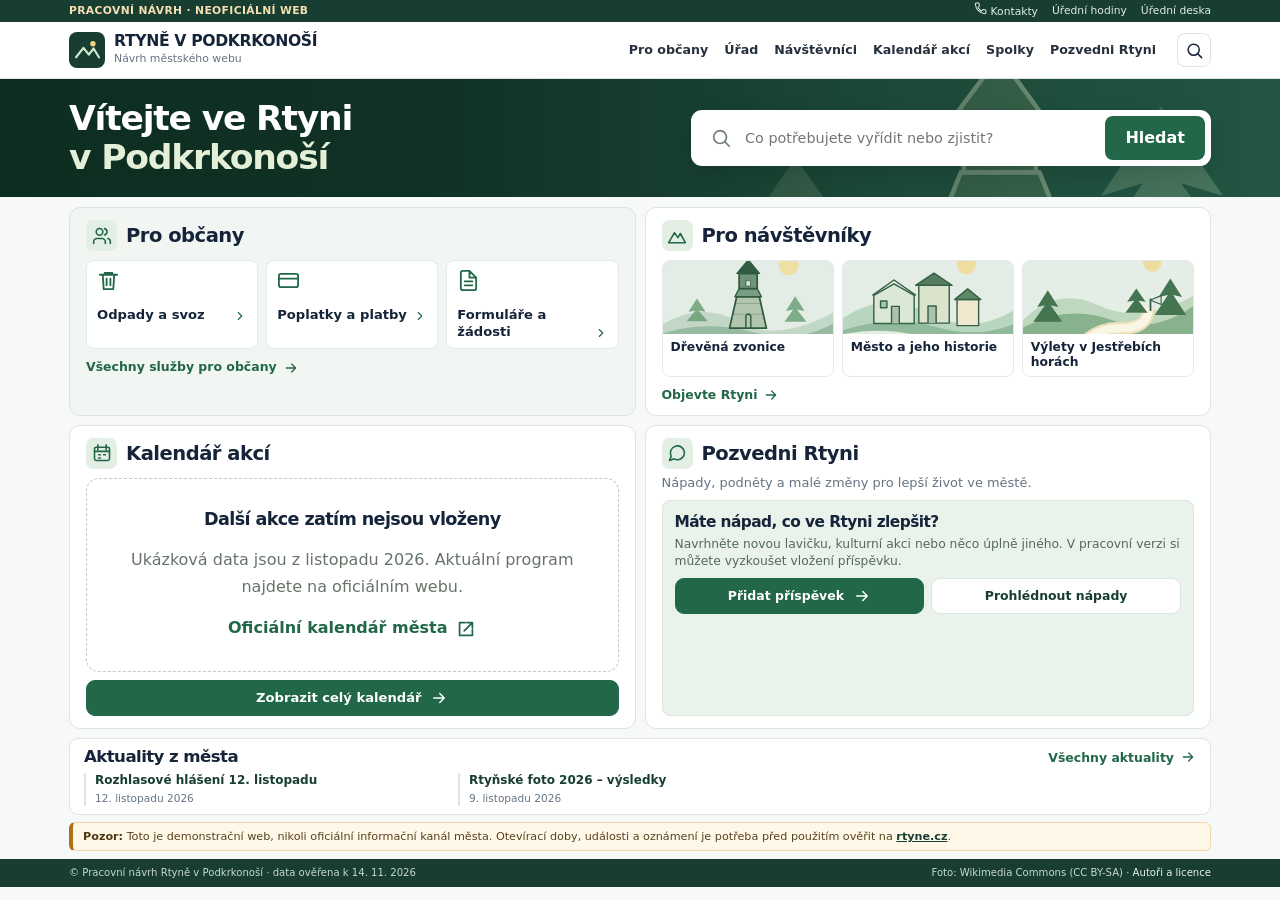
<file: index.html>
<!doctype html>
<html lang="cs">
<head>
  <meta charset="utf-8">
  <meta name="viewport" content="width=device-width, initial-scale=1">
  <meta name="theme-color" content="#173e31">
  <meta name="description" content="Pracovní návrh městského webu. Neoficiální pracovní návrh webu města Rtyně v Podkrkonoší.">
  <title>Úvod | Rtyně v Podkrkonoší – návrh webu</title>
  <link rel="icon" type="image/svg+xml" href="assets/favicon.svg">
  <link rel="stylesheet" href="assets/styles.css">
</head>
<body data-page="index">
  <a class="skip-link" href="#main">Přejít na obsah</a>
  <div id="site-header"></div>
  <main id="main" tabindex="-1"></main>
  <div id="site-footer"></div>
  <div id="toast" class="toast" role="status" aria-live="polite"></div>
  <script src="assets/data.js" defer></script>
  <script src="assets/app.js" defer></script>
</body>
</html>
</file>
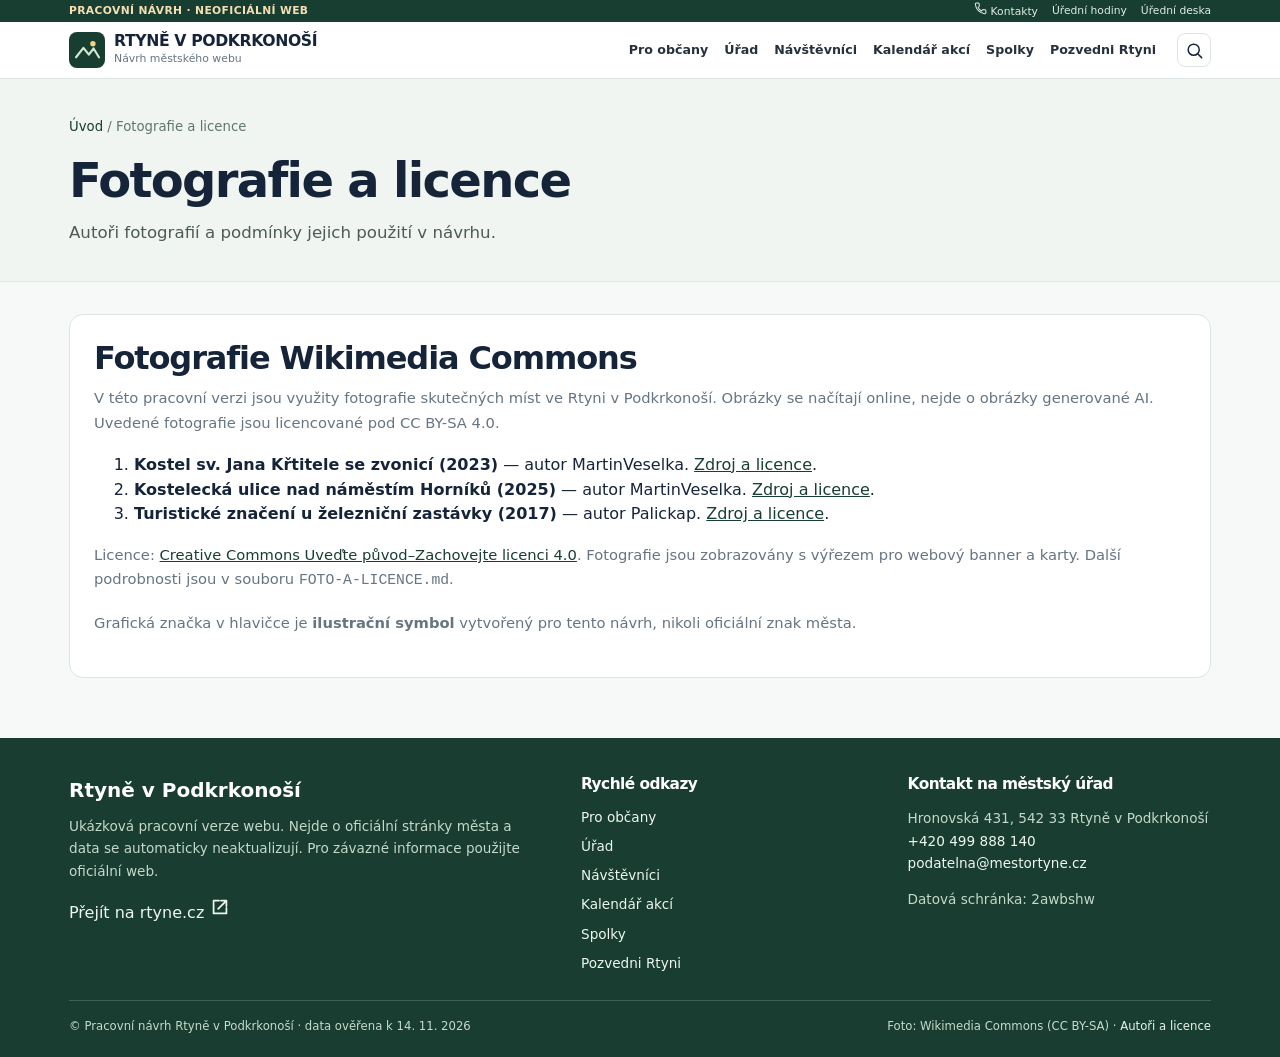
<file: fotografie-a-licence.html>
<!doctype html>
<html lang="cs">
<head>
  <meta charset="utf-8">
  <meta name="viewport" content="width=device-width, initial-scale=1">
  <meta name="theme-color" content="#173e31">
  <meta name="description" content="Autoři fotografií a podmínky použití. Neoficiální pracovní návrh webu města Rtyně v Podkrkonoší.">
  <title>Fotografie a licence | Rtyně v Podkrkonoší – návrh webu</title>
  <link rel="icon" type="image/svg+xml" href="assets/favicon.svg">
  <link rel="stylesheet" href="assets/styles.css">
</head>
<body data-page="licence">
  <a class="skip-link" href="#main">Přejít na obsah</a>
  <div id="site-header"></div>
  <main id="main" tabindex="-1"></main>
  <div id="site-footer"></div>
  <div id="toast" class="toast" role="status" aria-live="polite"></div>
  <script src="assets/data.js" defer></script>
  <script src="assets/app.js" defer></script>
</body>
</html>
</file>
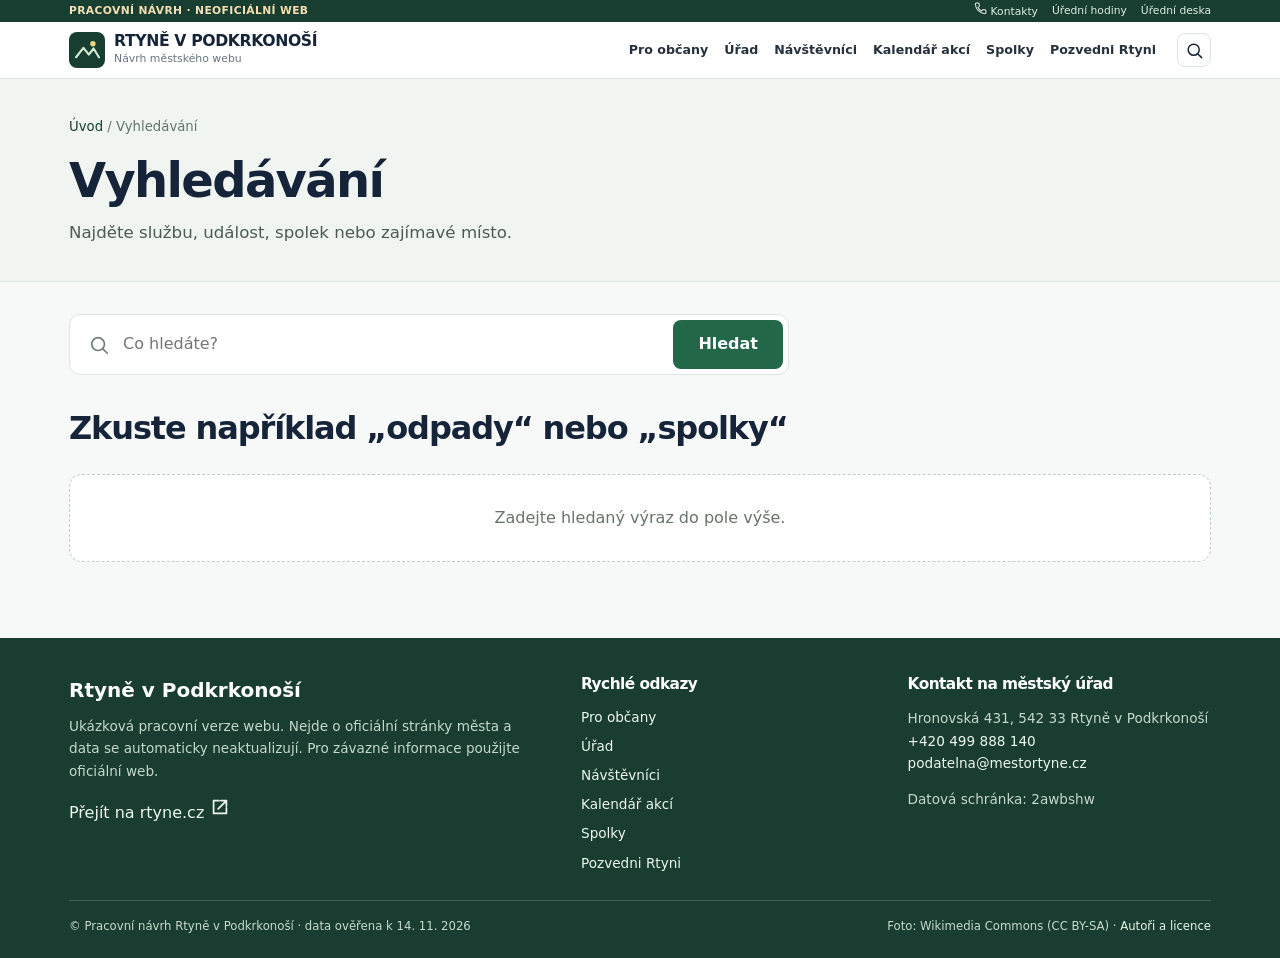
<file: hledat.html>
<!doctype html>
<html lang="cs">
<head>
  <meta charset="utf-8">
  <meta name="viewport" content="width=device-width, initial-scale=1">
  <meta name="theme-color" content="#173e31">
  <meta name="description" content="Hledání na pracovním webu. Neoficiální pracovní návrh webu města Rtyně v Podkrkonoší.">
  <title>Vyhledávání | Rtyně v Podkrkonoší – návrh webu</title>
  <link rel="icon" type="image/svg+xml" href="assets/favicon.svg">
  <link rel="stylesheet" href="assets/styles.css">
</head>
<body data-page="hledat">
  <a class="skip-link" href="#main">Přejít na obsah</a>
  <div id="site-header"></div>
  <main id="main" tabindex="-1"></main>
  <div id="site-footer"></div>
  <div id="toast" class="toast" role="status" aria-live="polite"></div>
  <script src="assets/data.js" defer></script>
  <script src="assets/app.js" defer></script>
</body>
</html>
</file>
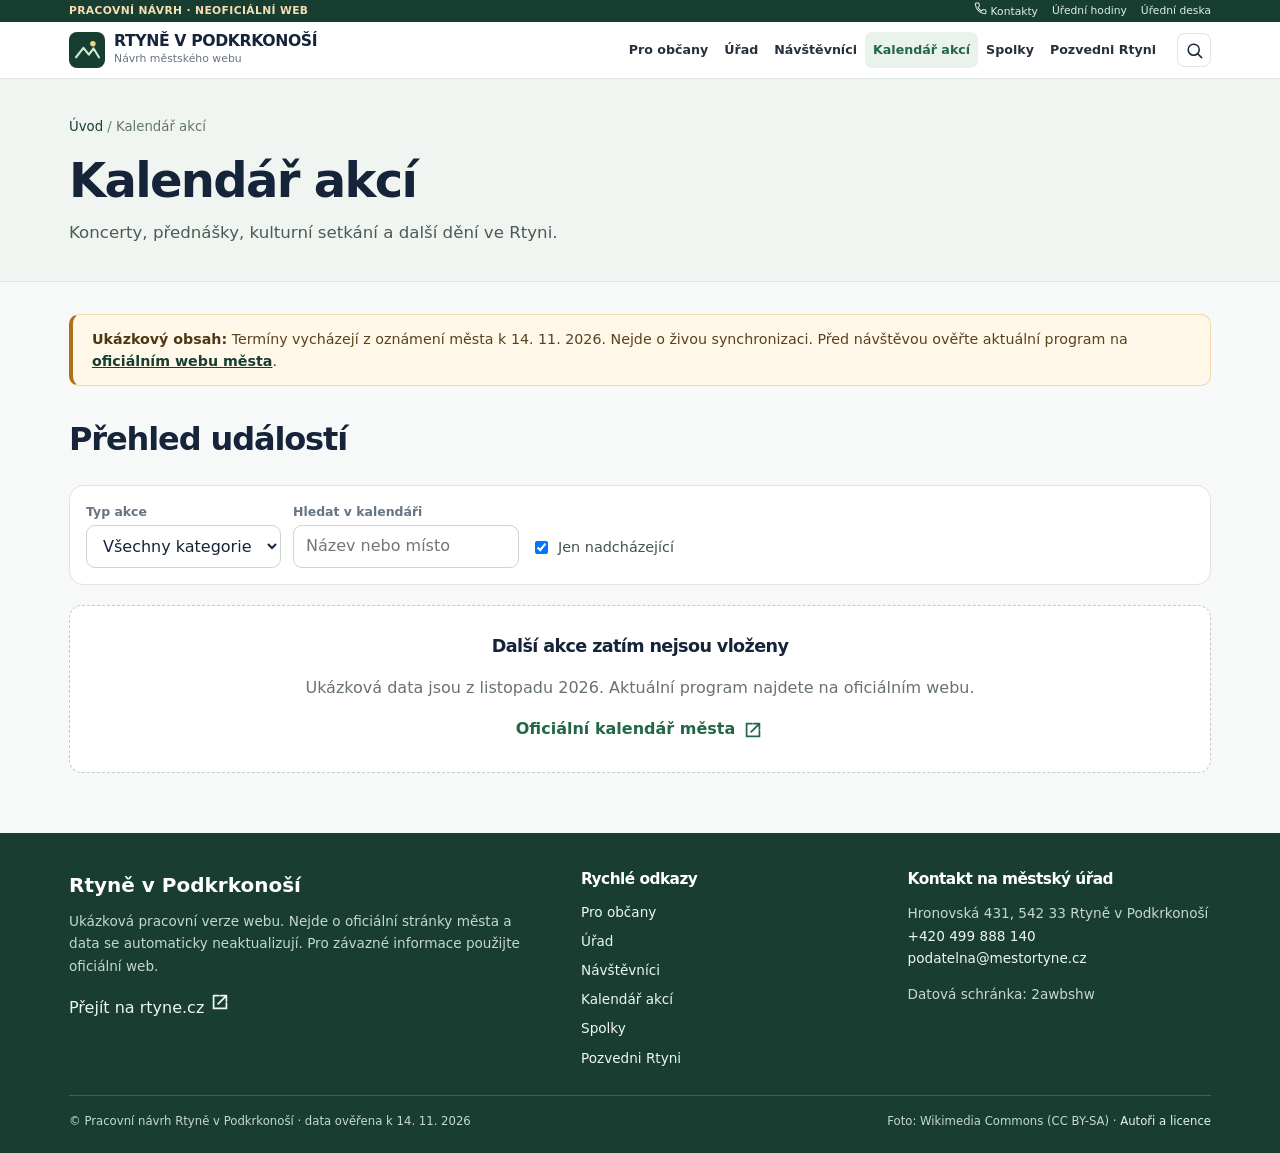
<file: kalendar.html>
<!doctype html>
<html lang="cs">
<head>
  <meta charset="utf-8">
  <meta name="viewport" content="width=device-width, initial-scale=1">
  <meta name="theme-color" content="#173e31">
  <meta name="description" content="Kulturní, sportovní a společenské akce. Neoficiální pracovní návrh webu města Rtyně v Podkrkonoší.">
  <title>Kalendář akcí | Rtyně v Podkrkonoší – návrh webu</title>
  <link rel="icon" type="image/svg+xml" href="assets/favicon.svg">
  <link rel="stylesheet" href="assets/styles.css">
</head>
<body data-page="kalendar">
  <a class="skip-link" href="#main">Přejít na obsah</a>
  <div id="site-header"></div>
  <main id="main" tabindex="-1"></main>
  <div id="site-footer"></div>
  <div id="toast" class="toast" role="status" aria-live="polite"></div>
  <script src="assets/data.js" defer></script>
  <script src="assets/app.js" defer></script>
</body>
</html>
</file>
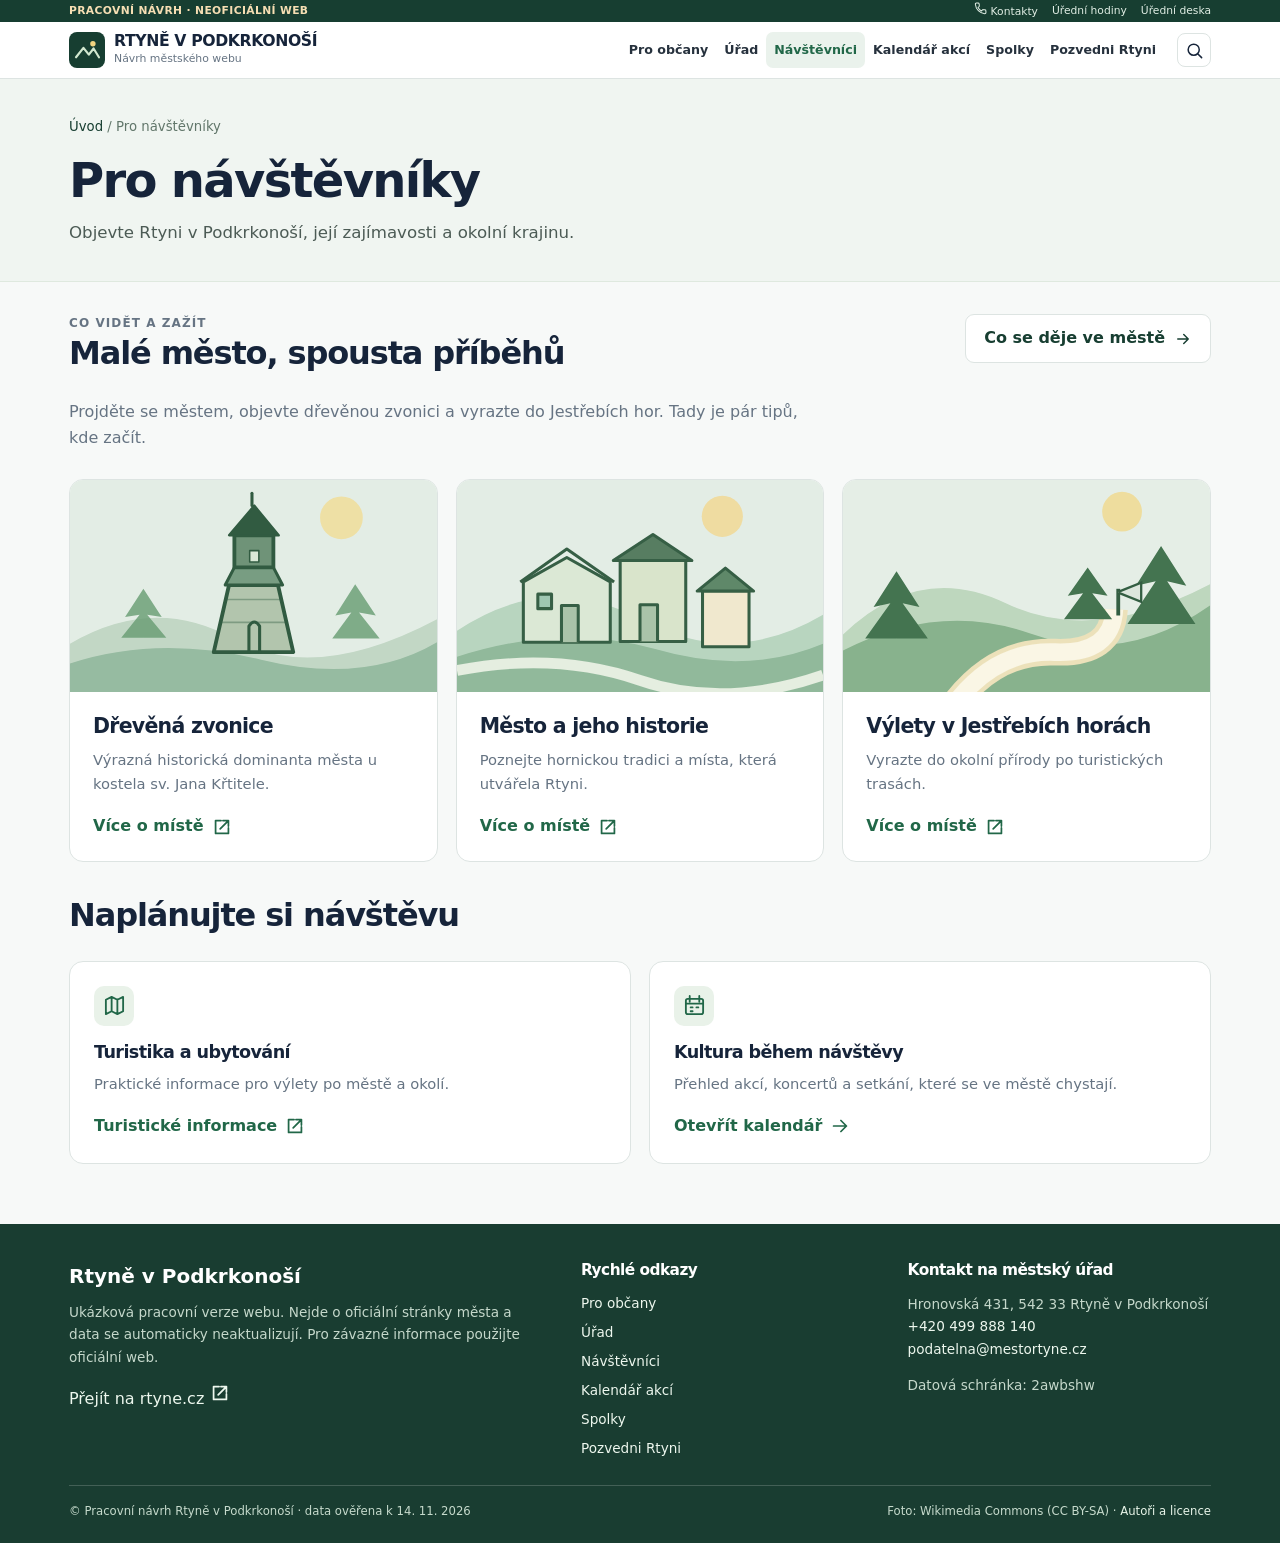
<file: navstevnici.html>
<!doctype html>
<html lang="cs">
<head>
  <meta charset="utf-8">
  <meta name="viewport" content="width=device-width, initial-scale=1">
  <meta name="theme-color" content="#173e31">
  <meta name="description" content="Co navštívit ve Rtyni v Podkrkonoší. Neoficiální pracovní návrh webu města Rtyně v Podkrkonoší.">
  <title>Pro návštěvníky | Rtyně v Podkrkonoší – návrh webu</title>
  <link rel="icon" type="image/svg+xml" href="assets/favicon.svg">
  <link rel="stylesheet" href="assets/styles.css">
</head>
<body data-page="navstevnici">
  <a class="skip-link" href="#main">Přejít na obsah</a>
  <div id="site-header"></div>
  <main id="main" tabindex="-1"></main>
  <div id="site-footer"></div>
  <div id="toast" class="toast" role="status" aria-live="polite"></div>
  <script src="assets/data.js" defer></script>
  <script src="assets/app.js" defer></script>
</body>
</html>
</file>
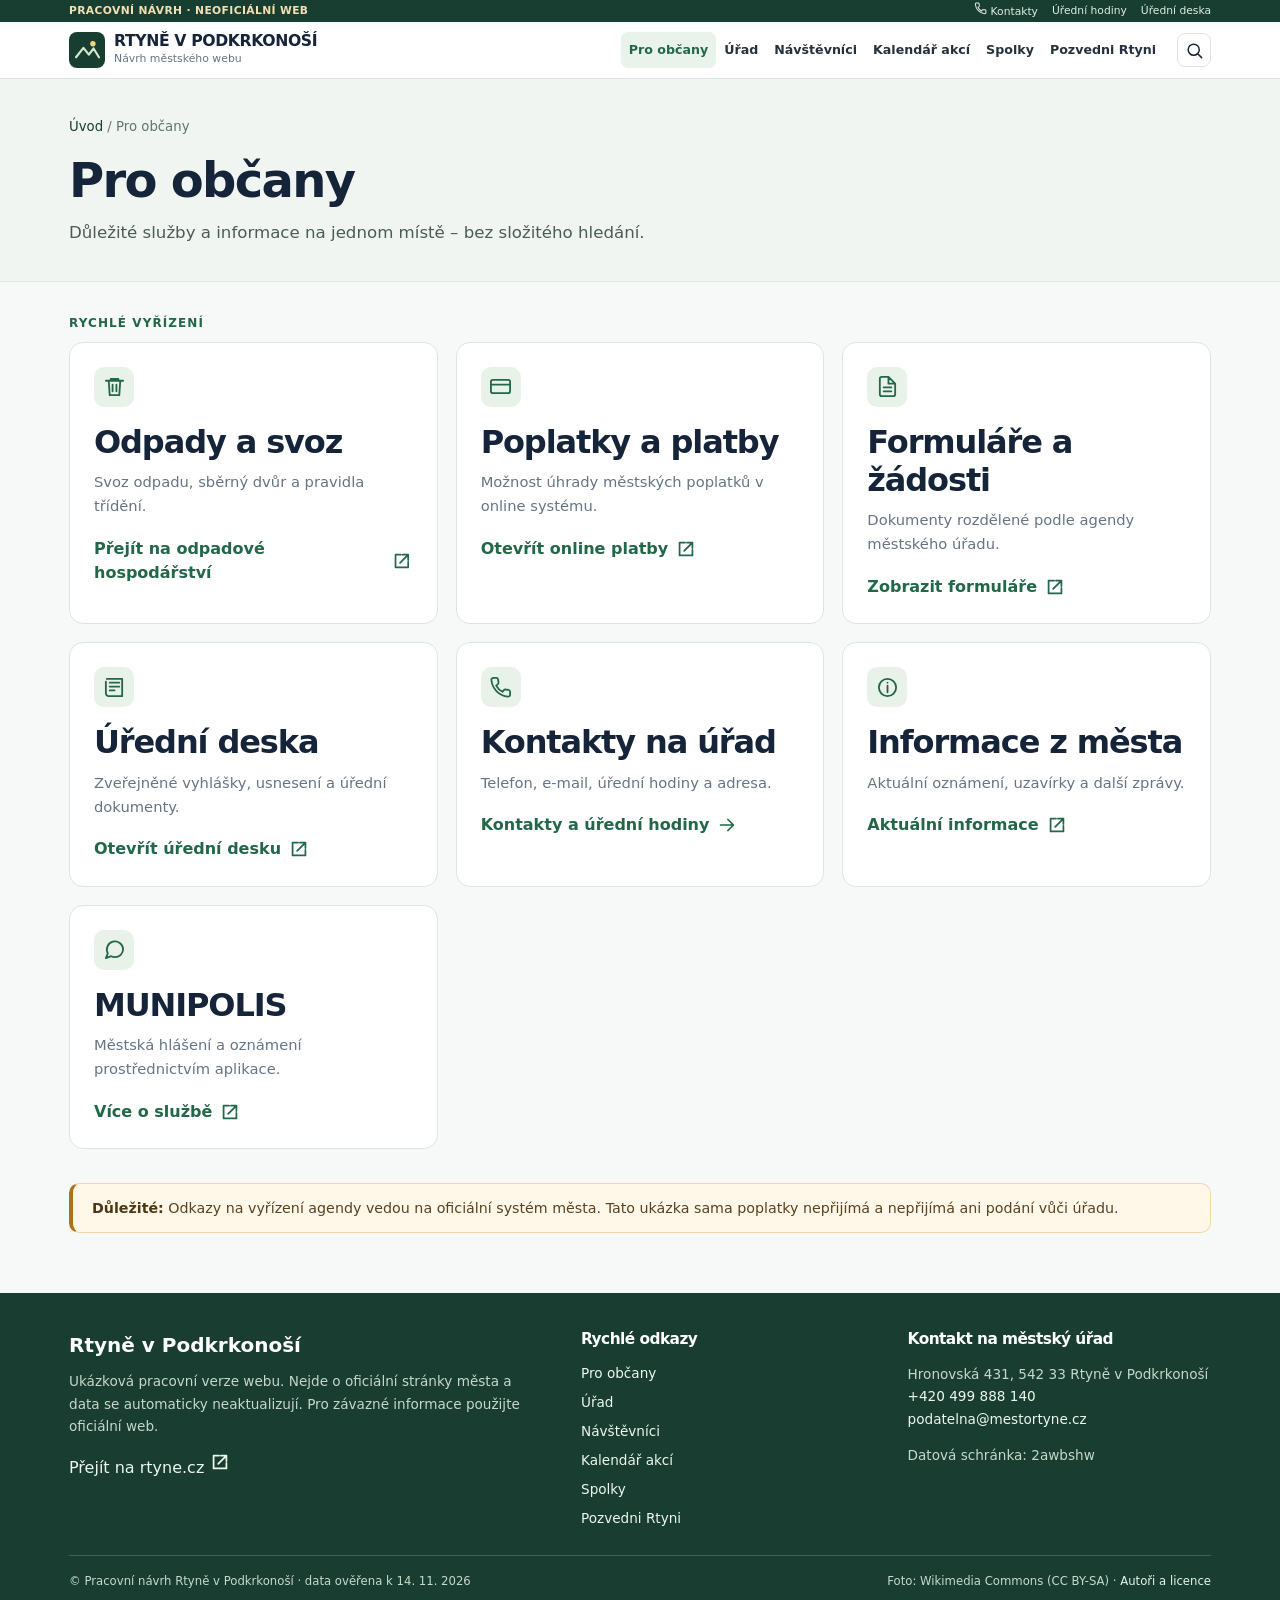
<file: obcane.html>
<!doctype html>
<html lang="cs">
<head>
  <meta charset="utf-8">
  <meta name="viewport" content="width=device-width, initial-scale=1">
  <meta name="theme-color" content="#173e31">
  <meta name="description" content="Rychlé vyřízení běžných záležitostí. Neoficiální pracovní návrh webu města Rtyně v Podkrkonoší.">
  <title>Pro občany | Rtyně v Podkrkonoší – návrh webu</title>
  <link rel="icon" type="image/svg+xml" href="assets/favicon.svg">
  <link rel="stylesheet" href="assets/styles.css">
</head>
<body data-page="obcane">
  <a class="skip-link" href="#main">Přejít na obsah</a>
  <div id="site-header"></div>
  <main id="main" tabindex="-1"></main>
  <div id="site-footer"></div>
  <div id="toast" class="toast" role="status" aria-live="polite"></div>
  <script src="assets/data.js" defer></script>
  <script src="assets/app.js" defer></script>
</body>
</html>
</file>
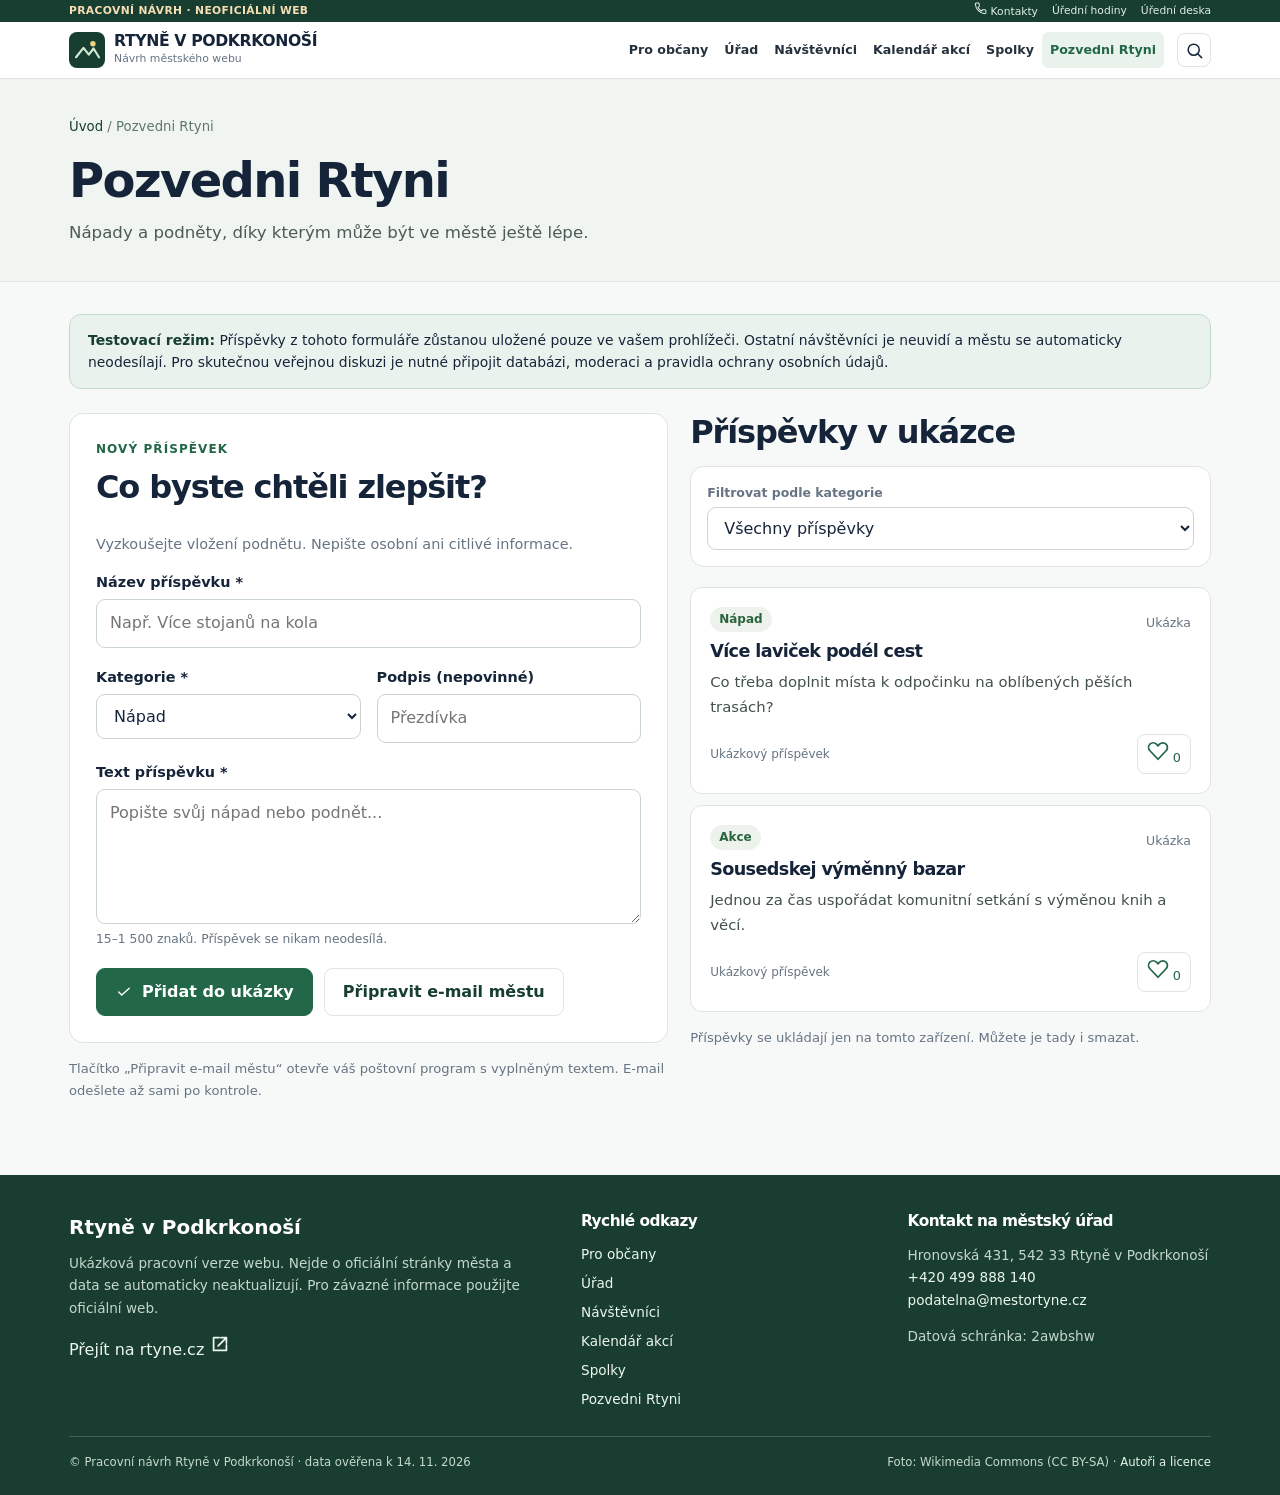
<file: pozvedni-rtyni.html>
<!doctype html>
<html lang="cs">
<head>
  <meta charset="utf-8">
  <meta name="viewport" content="width=device-width, initial-scale=1">
  <meta name="theme-color" content="#173e31">
  <meta name="description" content="Prostor pro nápady a podněty občanů. Neoficiální pracovní návrh webu města Rtyně v Podkrkonoší.">
  <title>Pozvedni Rtyni | Rtyně v Podkrkonoší – návrh webu</title>
  <link rel="icon" type="image/svg+xml" href="assets/favicon.svg">
  <link rel="stylesheet" href="assets/styles.css">
</head>
<body data-page="pozvedni-rtyni">
  <a class="skip-link" href="#main">Přejít na obsah</a>
  <div id="site-header"></div>
  <main id="main" tabindex="-1"></main>
  <div id="site-footer"></div>
  <div id="toast" class="toast" role="status" aria-live="polite"></div>
  <script src="assets/data.js" defer></script>
  <script src="assets/app.js" defer></script>
</body>
</html>
</file>
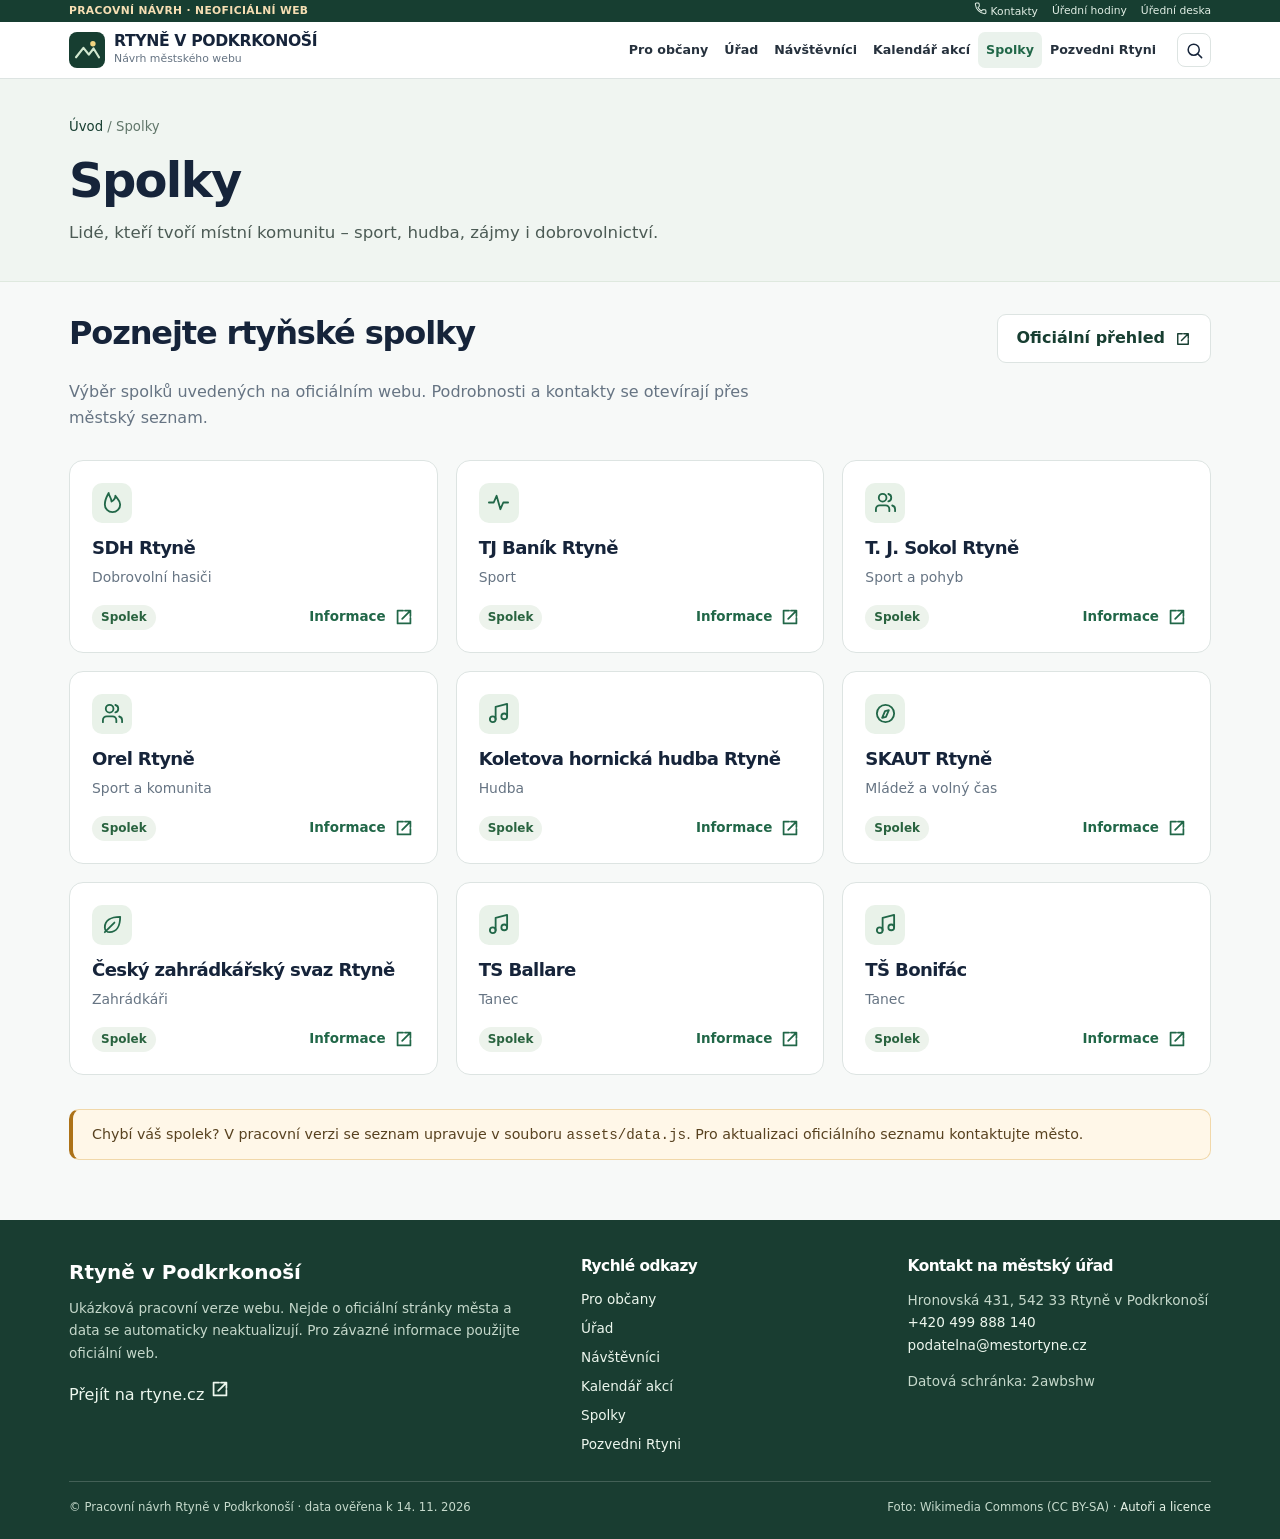
<file: spolky.html>
<!doctype html>
<html lang="cs">
<head>
  <meta charset="utf-8">
  <meta name="viewport" content="width=device-width, initial-scale=1">
  <meta name="theme-color" content="#173e31">
  <meta name="description" content="Místní spolky a organizace. Neoficiální pracovní návrh webu města Rtyně v Podkrkonoší.">
  <title>Spolky | Rtyně v Podkrkonoší – návrh webu</title>
  <link rel="icon" type="image/svg+xml" href="assets/favicon.svg">
  <link rel="stylesheet" href="assets/styles.css">
</head>
<body data-page="spolky">
  <a class="skip-link" href="#main">Přejít na obsah</a>
  <div id="site-header"></div>
  <main id="main" tabindex="-1"></main>
  <div id="site-footer"></div>
  <div id="toast" class="toast" role="status" aria-live="polite"></div>
  <script src="assets/data.js" defer></script>
  <script src="assets/app.js" defer></script>
</body>
</html>
</file>
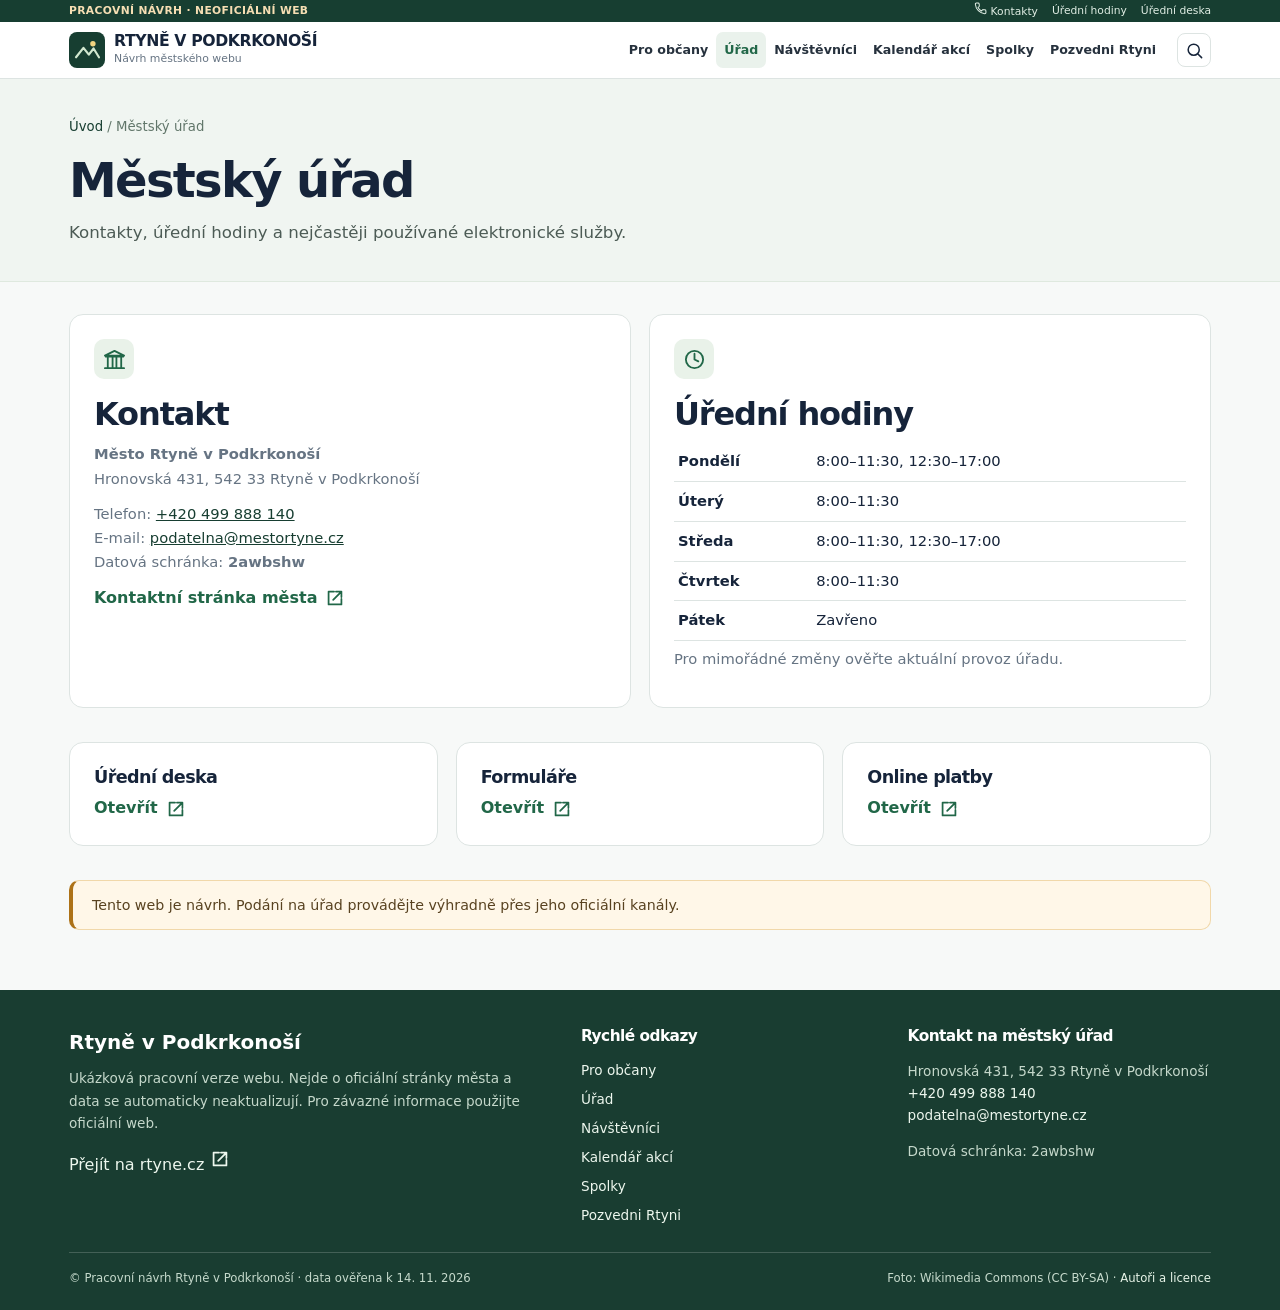
<file: urad.html>
<!doctype html>
<html lang="cs">
<head>
  <meta charset="utf-8">
  <meta name="viewport" content="width=device-width, initial-scale=1">
  <meta name="theme-color" content="#173e31">
  <meta name="description" content="Kontakty a úřední informace. Neoficiální pracovní návrh webu města Rtyně v Podkrkonoší.">
  <title>Městský úřad | Rtyně v Podkrkonoší – návrh webu</title>
  <link rel="icon" type="image/svg+xml" href="assets/favicon.svg">
  <link rel="stylesheet" href="assets/styles.css">
</head>
<body data-page="urad">
  <a class="skip-link" href="#main">Přejít na obsah</a>
  <div id="site-header"></div>
  <main id="main" tabindex="-1"></main>
  <div id="site-footer"></div>
  <div id="toast" class="toast" role="status" aria-live="polite"></div>
  <script src="assets/data.js" defer></script>
  <script src="assets/app.js" defer></script>
</body>
</html>
</file>
<file: assets/styles.css>
/* Rtyně v Podkrkonoší — pracovní návrh, čisté CSS bez závislostí */
:root{--green:#216748;--green-dark:#173e31;--green-deep:#10372b;--green-light:#eaf2ec;--ink:#16243a;--muted:#667483;--edge:#dde4e2;--paper:#fff;--canvas:#f7f9f8;--warm:#fff7e8;--amber:#ad7217;--radius:14px;--shadow:0 9px 27px rgba(24,46,42,.065);--container:1190px}
*,*::before,*::after{box-sizing:border-box}
html{scroll-behavior:smooth}
body{margin:0;background:var(--canvas);font:16px/1.55 system-ui,-apple-system,"Segoe UI",Roboto,Arial,sans-serif;color:var(--ink)}
img{max-width:100%;display:block} a{color:var(--green-dark)}a:hover{text-decoration-thickness:2px}button,input,select,textarea{font:inherit}button{cursor:pointer}a,button,input,textarea,select{-webkit-tap-highlight-color:transparent} :focus-visible{outline:3px solid #d69b38;outline-offset:3px}
h1,h2,h3,h4,p{margin-top:0}h1,h2,h3{line-height:1.19;letter-spacing:-.035em}h1{font-size:clamp(2.15rem,4.5vw,4.15rem)}h2{font-size:clamp(1.5rem,2.8vw,2rem)}h3{font-size:1.1rem}p{line-height:1.65}.container{max-width:var(--container);margin-inline:auto;padding-inline:24px}.hidden,[hidden]{display:none!important}
.skip-link{position:fixed;z-index:999;top:-100px;left:16px;padding:10px 16px;background:white;color:var(--ink)}.skip-link:focus{top:12px}
.top-strip{background:var(--green-dark);color:#e1eee5;font-size:.75rem}.top-strip .container{display:flex;justify-content:space-between;align-items:center;min-height:31px;gap:12px}.top-strip a{color:inherit;text-decoration:none}.top-strip a:hover{text-decoration:underline}.top-strip .top-links{display:flex;align-items:center;gap:20px}.demo-label{font-weight:700;letter-spacing:.035em;color:#f6deb3}
.site-header{background:#fff;border-bottom:1px solid var(--edge);position:relative;z-index:20}.header-inner{display:flex;align-items:center;gap:22px;min-height:92px}.brand{display:flex;align-items:center;gap:12px;min-width:0;text-decoration:none;color:var(--ink);flex-shrink:0}.brand-mark{width:49px;height:49px;display:grid;place-items:center;flex:none;border-radius:10px;background:var(--green-dark)}.brand-mark svg{width:36px;height:36px}.brand-title{display:block;white-space:nowrap;font-weight:820;font-size:1.14rem;line-height:1.18;letter-spacing:-.025em}.brand-subtitle{font-size:.75rem;color:var(--muted);display:block;letter-spacing:0}.main-nav{display:flex;align-items:center;gap:0;margin-left:auto}.main-nav a{display:inline-flex;text-decoration:none;color:#26313d;padding:10px 12px;font-size:.86rem;font-weight:680;white-space:nowrap;border-radius:7px}.main-nav a:hover,.main-nav a[aria-current=page]{color:var(--green);background:var(--green-light)}.nav-utility{display:flex;align-items:center;gap:8px}.icon-button{display:grid;place-items:center;background:white;border:1px solid var(--edge);border-radius:10px;width:40px;height:40px;color:var(--ink)}.icon-button svg,.inline-icon{width:22px;height:22px;stroke:currentColor;stroke-width:1.9;fill:none;stroke-linecap:round;stroke-linejoin:round}.menu-toggle{display:none}
.hero{background:#1b3f32;position:relative;color:white;overflow:hidden}.hero-photo{position:absolute;inset:0;background-image:linear-gradient(90deg,rgba(13,43,31,.95),rgba(13,43,31,.87) 33%,rgba(13,43,31,.38) 68%,rgba(13,43,31,.08)),url('https://upload.wikimedia.org/wikipedia/commons/thumb/2/22/Rtyn%C4%9B_v_Podkrkono%C5%A1%C3%AD_-_kostel_sv._Jana_K%C5%99titele_se_zvonic%C3%AD_%28stav_%C4%8Derven_2023%29_%281%29.jpg/1280px-Rtyn%C4%9B_v_Podkrkono%C5%A1%C3%AD_-_kostel_sv._Jana_K%C5%99titele_se_zvonic%C3%AD_%28stav_%C4%8Derven_2023%29_%281%29.jpg'),url('placeholders/banner.svg');background-size:cover;background-position:center 36%}.hero-content{position:relative;padding-block:55px 61px}.hero-content h1{margin:0 0 14px;max-width:680px}.hero-content h1 span{color:#e3efd6}.hero-content .lead{font-size:1.11rem;max-width:600px;color:#e9f1e9;margin-bottom:25px}.hero-content .rule{width:54px;height:3px;background:#e7c66c;margin-bottom:18px}.search-box{background:#fff;display:flex;align-items:center;border:1px solid rgba(255,255,255,.1);border-radius:11px;max-width:645px;padding:5px;gap:10px;box-shadow:0 6px 20px rgba(0,0,0,.12)}.search-box svg{margin-left:13px;flex-shrink:0;color:#738079}.search-box input{flex:1;min-width:30px;border:0;outline:0;color:var(--ink);padding:12px 3px;background:transparent}.search-box input:focus-visible{outline:0}.search-box:focus-within{outline:3px solid #efcc83;outline-offset:3px}.search-box button{border:0;border-radius:8px;background:var(--green);color:#fff;padding:12px 25px;font-weight:750}.search-box button:hover,.btn-primary:hover{background:#155b3e}.hero-foot{font-size:.79rem;margin-top:12px;color:#ecf3ec}
.main-layout{padding-top:32px;padding-bottom:52px}.home-columns{display:grid;grid-template-columns:1fr 1fr;gap:18px;margin-bottom:18px}.panel{min-width:0;padding:26px;background:#fff;border:1px solid var(--edge);border-radius:var(--radius);box-shadow:var(--shadow)}.panel.mint{background:#f1f6f2}.panel-heading{display:flex;align-items:center;gap:12px;margin:0 0 20px}.panel-heading h2{margin:0}.section-icon{width:44px;height:44px;border-radius:10px;display:grid;place-items:center;background:#e3efe5;color:var(--green);flex-shrink:0}.section-icon svg{width:25px;height:25px}.service-grid{display:grid;grid-template-columns:repeat(3,minmax(0,1fr));gap:11px}.service-tile{border:1px solid #e4eae7;border-radius:11px;background:#fff;min-height:126px;padding:15px 13px;display:flex;flex-direction:column;gap:14px;color:var(--ink);text-decoration:none;font-size:.91rem;font-weight:740;transition:transform .15s,box-shadow .15s}.service-tile:hover,.place-card:hover,.club-card:hover{transform:translateY(-2px);box-shadow:0 8px 18px rgba(36,54,42,.12)}.service-tile .inline-icon{color:var(--green);width:29px;height:29px}.tile-title{display:flex;justify-content:space-between;gap:5px;align-items:flex-end;line-height:1.3}.tile-title .inline-icon{height:16px;width:16px;flex-shrink:0}.place-grid{display:grid;grid-template-columns:repeat(3,minmax(0,1fr));gap:11px}.place-card{overflow:hidden;background:white;border:1px solid #e4eae7;border-radius:11px;text-decoration:none;color:var(--ink);display:flex;flex-direction:column;min-width:0;transition:transform .15s,box-shadow .15s}.place-thumb{background:#e3eee6;aspect-ratio:1.48;overflow:hidden;display:flex;align-items:center;justify-content:center}.place-thumb img{width:100%;height:100%;object-fit:cover;transition:scale .2s}.place-card:hover img{scale:1.04}.place-card .name{font-weight:750;font-size:.86rem;padding:10px 10px 12px;line-height:1.28}.panel-desc{margin:-12px 0 18px;color:var(--muted);font-size:.88rem}.more-link{font-weight:730;text-decoration:none;color:var(--green);display:inline-flex;align-items:center;gap:6px}.more-link:hover{text-decoration:underline}.panel-bottom{margin-top:20px}.date-list{display:flex;flex-direction:column}.event-row{display:flex;align-items:center;gap:15px;text-decoration:none;color:inherit;border-bottom:1px solid var(--edge);padding:11px 0;min-width:0}.event-row:first-child{padding-top:0}.event-row:last-child{border-bottom:0}.event-row:hover .event-name{color:var(--green)}.event-date{background:#edf4ed;border-radius:8px;min-width:80px;max-width:80px;text-align:center;padding:8px 7px;font-weight:760;color:var(--green);line-height:1.35}.event-info{flex:1;min-width:0}.event-name{font-weight:750;font-size:.97rem;line-height:1.3}.event-meta{color:var(--muted);font-size:.78rem;line-height:1.35;margin-top:3px}.event-row>.inline-icon{color:var(--green);width:17px;height:17px}.btn{display:inline-flex;align-items:center;justify-content:center;gap:9px;border-radius:9px;border:1px solid var(--edge);padding:11px 18px;text-decoration:none;font-weight:730;background:white;color:var(--green-dark);transition:background .15s}.btn:hover{background:var(--green-light)}.btn-primary{background:var(--green);border-color:var(--green);color:white}.btn-primary:focus-visible{outline-offset:3px}.btn-wide{width:100%;margin-top:18px}.btn svg{height:18px;width:18px}.idea-panel{display:flex;flex-direction:column}.idea-panel p{color:var(--muted);margin:-9px 0 21px}.idea-preview{background:var(--green-light);border:1px solid #d6e8d9;border-radius:10px;padding:20px;flex:1}.idea-preview h3{margin-bottom:7px}.idea-preview p{margin:0 0 18px;color:#536a59}.idea-preview .eyebrow{color:var(--green);font-size:.75rem;font-weight:750;text-transform:uppercase;letter-spacing:.06em;margin-bottom:9px}.idea-actions{display:flex;gap:10px;flex-wrap:wrap}.idea-actions .btn{flex:1}
.clubs-band{display:flex;align-items:center;gap:16px;background:#eef4ef;border:1px solid #dce7dc;border-radius:var(--radius);padding:21px 26px;margin-bottom:18px}.clubs-band h2{font-size:1.32rem;margin:0 0 2px}.clubs-band p{margin:0;color:var(--muted);font-size:.88rem}.clubs-band .btn{margin-left:auto;white-space:nowrap}
.news-block{background:#fff;border:1px solid var(--edge);border-radius:var(--radius);padding:25px 27px;margin-top:18px}.news-block .news-head{display:flex;align-items:center;justify-content:space-between;gap:10px;margin-bottom:15px}.news-block h2{margin:0}.news-list{display:grid;grid-template-columns:repeat(3,minmax(0,1fr));gap:22px}.news-item{border-left:2px solid var(--edge);padding-left:17px}.news-item a{font-weight:710;text-decoration:none}.news-item a:hover{text-decoration:underline}.news-item time,.small-date{display:block;font-size:.78rem;color:var(--muted);margin-top:6px}
.page-hero{padding:38px 0 35px;background:#f0f5f1;border-bottom:1px solid #dfe9df}.breadcrumbs{color:#61766a;font-size:.83rem;margin:0 0 14px}.breadcrumbs a{text-decoration:none}.page-hero h1{font-size:clamp(2rem,4vw,3rem);margin-bottom:10px}.page-hero p{max-width:730px;margin:0;color:#4c5b55;font-size:1.04rem}.page-main{padding-top:32px;padding-bottom:60px}.intro-row{display:flex;gap:20px;align-items:start;justify-content:space-between;margin-bottom:28px}.intro-row p{max-width:750px;color:var(--muted);margin:0}.heading-overline{text-transform:uppercase;font-size:.75rem;color:var(--green);letter-spacing:.09em;font-weight:820;margin:0 0 8px}
.grid-2{display:grid;grid-template-columns:repeat(2,minmax(0,1fr));gap:18px}.grid-3{display:grid;grid-template-columns:repeat(3,minmax(0,1fr));gap:18px}.feature-card{background:white;border-radius:var(--radius);border:1px solid var(--edge);padding:24px}.feature-card h2,.feature-card h3{margin:0 0 9px}.feature-card p{color:var(--muted);font-size:.92rem;margin-bottom:18px}.feature-icon{width:40px;height:40px;border-radius:10px;background:#e9f2e9;display:grid;place-items:center;color:var(--green);margin-bottom:16px}.feature-icon svg{height:23px;width:23px}.text-link{text-decoration:none;font-weight:760;color:var(--green);display:inline-flex;align-items:center;gap:7px}.text-link:hover{text-decoration:underline}.info-list{padding:0;margin:0;list-style:none}.info-list li{padding:8px 0;border-bottom:1px solid var(--edge)}.info-list li:last-child{border-bottom:0}.info-list a{text-decoration:none;font-weight:650}.info-list a:hover{text-decoration:underline}.notice{border:1px solid #f1d8aa;border-left:4px solid var(--amber);background:var(--warm);padding:13px 19px;border-radius:10px;font-size:.89rem;color:#584220}.notice strong{color:#4e3713}.notice a{font-weight:710}.section-margin{margin-top:34px}.simple-photo{width:100%;aspect-ratio:1.72;object-fit:cover;border-radius:10px;background:#e7ede8}.attraction-card{padding:0;overflow:hidden}.attraction-card .details{padding:22px 23px}.attraction-card .details h2{font-size:1.28rem}.attraction-card img{width:100%;height:212px;object-fit:cover}.photo-fallback{background:linear-gradient(130deg,#d9e8dc,#cbd6cc);height:212px;display:grid;place-items:center;color:#627d68}
.filter-bar{background:#fff;padding:16px;border:1px solid var(--edge);border-radius:var(--radius);display:flex;flex-wrap:wrap;gap:12px;align-items:end;margin-bottom:20px}.filter-control{display:flex;flex-direction:column;gap:4px;min-width:190px}.filter-control label{color:var(--muted);font-size:.78rem;font-weight:720}.filter-control select,.filter-control input{min-height:43px;border-radius:9px;border:1px solid #cbd5d1;background:#fff;padding:8px 12px;color:var(--ink)}.filter-control select:focus,.filter-control input:focus{outline-color:#98bf9e}.filter-bar .check-pill{display:inline-flex;align-items:center;gap:7px;color:#44534b;font-size:.9rem;padding-bottom:10px}.events-list{display:grid;gap:12px}.event-card{background:#fff;border:1px solid var(--edge);padding:18px;display:grid;grid-template-columns:95px 1fr auto;gap:21px;align-items:center;border-radius:12px}.event-card .event-date{min-width:88px;max-width:88px;padding:14px 8px}.event-card h3{margin:0 0 7px;font-size:1.12rem}.event-card h3 a{text-decoration:none}.event-card h3 a:hover{text-decoration:underline}.event-card p{margin:0;color:var(--muted);font-size:.88rem}.event-tags{display:flex;flex-wrap:wrap;gap:8px;margin:8px 0}.chip{display:inline-flex;font-size:.75rem;padding:3px 9px;border-radius:999px;background:#edf3ec;color:#29633f;font-weight:720}.event-card .btn{white-space:nowrap}.empty-state{background:#fff;border:1px dashed #bdcdc2;padding:30px;border-radius:13px;text-align:center;color:#677469}.empty-state h3{color:var(--ink)}
.club-card{background:#fff;border:1px solid var(--edge);border-radius:var(--radius);padding:22px;transition:transform .15s,box-shadow .15s}.club-card h2{font-size:1.13rem;margin:0 0 8px}.club-card p{font-size:.87rem;color:var(--muted);margin:0 0 16px}.club-card .feature-icon{margin-bottom:14px}.club-card .text-link{font-size:.84rem}.club-actions{display:flex;align-items:center;justify-content:space-between;gap:10px}
.form-card{background:white;padding:26px;border:1px solid var(--edge);border-radius:var(--radius)}.form-grid{display:grid;grid-template-columns:1fr 1fr;gap:16px}.field{display:flex;flex-direction:column;gap:6px;margin-bottom:18px}.field label{font-size:.9rem;font-weight:730}.field input,.field select,.field textarea{border:1px solid #c9d5ce;border-radius:9px;padding:11px 13px;background:#fff;color:var(--ink);width:100%}.field textarea{min-height:135px;resize:vertical}.field small{color:var(--muted);font-size:.77rem}.form-actions{display:flex;flex-wrap:wrap;gap:11px}.form-actions button{flex:0 0 auto}.community-layout{display:grid;grid-template-columns:1.07fr .93fr;gap:22px;align-items:start}.community-layout .side-title{margin-bottom:15px}.post-list{display:grid;gap:11px}.post-card{background:#fff;border:1px solid var(--edge);border-radius:12px;padding:19px}.post-head{display:flex;align-items:center;justify-content:space-between;gap:12px;margin-bottom:9px}.post-card h3{margin:0 0 8px}.post-card p{margin:0 0 15px;white-space:pre-wrap;overflow-wrap:anywhere;color:#41514d;font-size:.93rem}.post-foot{display:flex;align-items:center;justify-content:space-between;gap:10px;color:var(--muted);font-size:.75rem}.post-actions{display:flex;gap:7px}.post-actions button{border:1px solid var(--edge);border-radius:8px;padding:5px 9px;background:white;color:var(--green);font-size:.8rem}.posts-note{margin-top:15px;color:var(--muted);font-size:.82rem}.demo-banner{background:#e9f2ed;border:1px solid #c5dbca;border-radius:12px;padding:15px 18px;font-size:.87rem;line-height:1.55;margin-bottom:24px}.demo-banner strong{color:var(--green-dark)}.inline-actions{display:flex;gap:10px;flex-wrap:wrap;margin:15px 0 0}
.search-results{display:grid;gap:11px}.search-result{background:#fff;border-radius:11px;border:1px solid var(--edge);padding:18px 22px}.search-result .small-date{margin-top:0}.search-result h2{font-size:1.1rem;margin:5px 0}.search-result h2 a{text-decoration:none}.search-result p{font-size:.87rem;color:var(--muted);margin:0}
.contact-layout{display:grid;grid-template-columns:1fr 1fr;gap:18px}.contact-layout .feature-card p{margin-bottom:11px}.hours{width:100%;border-collapse:collapse;font-size:.92rem}.hours th,.hours td{text-align:left;padding:8px 4px;border-bottom:1px solid var(--edge)}.hours th{font-weight:690;width:27%}
.site-footer{background:#193d31;color:#e6efe7;padding:37px 0 23px}.footer-layout{display:grid;grid-template-columns:1.4fr .85fr .9fr;gap:40px}.site-footer a{color:#edf7ee;text-decoration:none}.site-footer a:hover{text-decoration:underline}.site-footer h3{font-size:.96rem;color:#fff;margin-bottom:14px}.site-footer p{font-size:.85rem;color:#c5d8cb}.site-footer .footer-brand{font-size:1.25rem;font-weight:760;color:white;margin-bottom:9px}.footer-links{list-style:none;margin:0;padding:0;display:grid;gap:8px;font-size:.85rem}.footer-bottom{border-top:1px solid rgba(255,255,255,.18);margin-top:26px;padding-top:16px;display:flex;align-items:center;justify-content:space-between;gap:16px;font-size:.73rem;color:#c6dacc}.footer-bottom a{color:#e7f4e8}
.toast{position:fixed;z-index:100;bottom:25px;right:25px;max-width:350px;background:#152c23;color:white;padding:13px 17px;border-radius:10px;box-shadow:0 10px 25px #152c2338;font-size:.88rem;opacity:0;transform:translateY(8px);pointer-events:none;transition:.2s}.toast.show{opacity:1;transform:none}
@media(max-width:1100px){.brand-title{font-size:1.01rem}.main-nav a{padding:9px 9px;font-size:.8rem}.header-inner{gap:10px}.panel{padding:20px}.service-tile{min-height:120px;padding:13px 10px}.place-card .name{font-size:.77rem}}
@media(max-width:900px){.header-inner{min-height:78px;gap:10px}.menu-toggle{display:grid}.main-nav{position:absolute;top:100%;left:0;right:0;background:#fff;border-bottom:1px solid var(--edge);box-shadow:var(--shadow);padding:10px 22px 20px;display:none;flex-direction:column;align-items:stretch;gap:0}.main-nav.open{display:flex}.main-nav a{font-size:1rem;padding:13px 12px;border-bottom:1px solid #eff2ef}.brand{margin-right:auto}.home-columns{grid-template-columns:minmax(0,1fr)}.hero-content{padding-block:43px 50px}.hero-photo{background-position:64% 40%}.grid-3{grid-template-columns:repeat(2,minmax(0,1fr))}.footer-layout{grid-template-columns:1.1fr 1fr}.footer-layout>div:last-child{grid-column:1/-1}}
@media(max-width:640px){body{font-size:15px}.container{padding-inline:16px}.top-strip .top-links{gap:10px}.top-strip .top-links a:nth-child(2){display:none}.top-strip .container{min-height:30px}.header-inner{min-height:72px}.brand-title{font-size:.96rem}.brand-subtitle{font-size:.7rem}.brand-mark{height:41px;width:41px}.brand-mark svg{width:30px;height:30px}.icon-button{width:37px;height:37px}.hero-content{padding-block:46px 47px}.hero-photo{background-image:linear-gradient(90deg,rgba(13,43,31,.93),rgba(13,43,31,.68) 72%,rgba(13,43,31,.35)),url('https://upload.wikimedia.org/wikipedia/commons/thumb/2/22/Rtyn%C4%9B_v_Podkrkono%C5%A1%C3%AD_-_kostel_sv._Jana_K%C5%99titele_se_zvonic%C3%AD_%28stav_%C4%8Derven_2023%29_%281%29.jpg/1280px-Rtyn%C4%9B_v_Podkrkono%C5%A1%C3%AD_-_kostel_sv._Jana_K%C5%99titele_se_zvonic%C3%AD_%28stav_%C4%8Derven_2023%29_%281%29.jpg'),url('placeholders/banner.svg');background-position:70% center}.hero-content h1{font-size:clamp(2.1rem,9vw,3rem)}.hero-content .lead{font-size:.95rem}.search-box{gap:3px}.search-box input{font-size:.85rem}.search-box button{padding:11px 14px;font-size:.88rem}.main-layout{padding-top:17px}.home-columns{gap:14px;margin-bottom:14px}.panel{padding:19px}.panel-heading{margin-bottom:15px}.panel-heading h2{font-size:1.48rem}.section-icon{width:39px;height:39px}.service-grid{grid-template-columns:repeat(2,1fr)}.service-tile{min-height:103px;gap:9px}.service-tile .inline-icon{width:25px;height:25px}.place-grid{grid-template-columns:repeat(3,minmax(130px,1fr));overflow-x:auto;padding-bottom:6px;scroll-snap-type:x mandatory}.place-card{scroll-snap-align:start}.place-thumb{aspect-ratio:1.35}.clubs-band{padding:17px;align-items:flex-start;flex-wrap:wrap}.clubs-band h2{font-size:1.22rem}.clubs-band .btn{margin-left:0;width:100%}.news-block{padding:20px}.news-list{grid-template-columns:1fr;gap:13px}.news-item{padding-left:14px}.grid-2,.grid-3,.contact-layout,.community-layout{grid-template-columns:1fr}.page-main{padding-top:23px}.page-hero{padding-block:30px}.page-hero h1{font-size:2.2rem}.intro-row{flex-direction:column}.filter-bar{gap:10px}.filter-control{width:100%}.filter-control select,.filter-control input{width:100%}.event-card{grid-template-columns:78px 1fr;gap:10px;padding:13px}.event-card .event-date{max-width:70px;min-width:70px}.event-card .btn{grid-column:2;width:100%}.form-grid{grid-template-columns:1fr;gap:0}.form-card{padding:20px}.footer-layout{grid-template-columns:1fr;gap:24px}.footer-layout>div:last-child{grid-column:auto}.footer-bottom{flex-direction:column;align-items:flex-start}.toast{left:12px;right:12px;bottom:12px;max-width:none}}
@media(prefers-reduced-motion:reduce){*,*::before,*::after{scroll-behavior:auto!important;transition:none!important;animation:none!important}}

/* ===== Kompaktní hlavička a desktopová úvodní stránka (verze 2) =====
   Cíl: hlavní rozcestník bez svislého posouvání při běžném rozlišení PC.
   Na mobilu zůstává přirozené svislé řazení, bez zmenšování dotykových ploch. */
@media (min-width: 901px) {
  .top-strip {font-size:.67rem}
  .top-strip .container {min-height:22px}
  .top-strip .top-links {gap:14px}
  .top-strip .inline-icon {width:13px;height:13px}
  .header-inner {min-height:56px;gap:13px}
  .brand {gap:9px}
  .brand-mark {width:36px;height:36px;border-radius:8px}
  .brand-mark svg {width:27px;height:27px}
  .brand-title {font-size:.98rem}
  .brand-subtitle {font-size:.68rem}
  .main-nav a {font-size:.79rem;padding:8px 8px}
  .icon-button {width:34px;height:34px;border-radius:8px}
  .icon-button svg {width:19px;height:19px}

  body[data-page="index"] .hero-content {display:grid;grid-template-columns:minmax(360px,1fr) minmax(370px,1fr);gap:22px;align-items:center;min-height:118px;padding-block:18px}
  body[data-page="index"] .hero-content h1 {font-size:clamp(2rem,2.7vw,2.55rem);margin:0;max-width:none;line-height:1.13}
  body[data-page="index"] .hero-content .rule,
  body[data-page="index"] .hero-content .lead,
  body[data-page="index"] .hero-foot {display:none}
  body[data-page="index"] .hero-content .search-box {grid-column:2;grid-row:1;max-width:520px;width:100%;margin-left:auto}
  body[data-page="index"] .search-box input {padding-block:7px;font-size:.9rem}
  body[data-page="index"] .search-box button {padding:10px 20px}

  body[data-page="index"] .main-layout {padding-top:10px;padding-bottom:8px}
  body[data-page="index"] .home-columns {gap:9px;margin-bottom:9px}
  body[data-page="index"] .panel {padding:12px 16px;border-radius:11px;box-shadow:none}
  body[data-page="index"] .panel-heading {gap:9px;margin-bottom:9px}
  body[data-page="index"] .panel-heading h2 {font-size:1.22rem;letter-spacing:-.025em}
  body[data-page="index"] .section-icon {width:31px;height:31px;border-radius:7px}
  body[data-page="index"] .section-icon svg {width:20px;height:20px}
  body[data-page="index"] .service-grid,
  body[data-page="index"] .place-grid {gap:8px}
  body[data-page="index"] .service-tile {min-height:82px;padding:8px 10px;gap:8px;font-size:.82rem;border-radius:8px}
  body[data-page="index"] .service-tile .inline-icon {width:23px;height:23px}
  body[data-page="index"] .service-tile .tile-title .inline-icon {width:14px;height:14px}
  body[data-page="index"] .panel-bottom {margin-top:8px;line-height:1.15}
  body[data-page="index"] .more-link {font-size:.78rem}
  body[data-page="index"] .more-link .inline-icon {width:16px;height:16px}
  body[data-page="index"] .panel-desc {display:none}
  body[data-page="index"] .place-thumb {height:73px;aspect-ratio:auto}
  body[data-page="index"] .place-card .name {padding:6px 8px;font-size:.77rem;line-height:1.2}
  body[data-page="index"] .place-card {border-radius:8px}
  body[data-page="index"] .date-list .event-row:nth-child(n+4) {display:none}
  body[data-page="index"] .event-row {gap:10px;padding:5px 0}
  body[data-page="index"] .event-date {min-width:55px;max-width:55px;padding:6px 5px;font-size:.78rem;border-radius:6px}
  body[data-page="index"] .event-name {font-size:.84rem;line-height:1.18}
  body[data-page="index"] .event-meta {font-size:.7rem;margin-top:1px}
  body[data-page="index"] .btn-wide {margin-top:8px;padding:7px 12px;font-size:.82rem}
  body[data-page="index"] .idea-panel > p {font-size:.81rem;margin:-3px 0 8px;line-height:1.3}
  body[data-page="index"] .idea-preview {padding:12px;border-radius:8px}
  body[data-page="index"] .idea-preview .eyebrow {display:none}
  body[data-page="index"] .idea-preview h3 {font-size:.96rem;margin:0 0 5px}
  body[data-page="index"] .idea-preview p {font-size:.77rem;line-height:1.35;margin:0 0 9px;display:-webkit-box;-webkit-line-clamp:2;-webkit-box-orient:vertical;overflow:hidden}
  body[data-page="index"] .idea-actions {gap:7px}
  body[data-page="index"] .idea-actions .btn {font-size:.78rem;padding:7px 9px}
  body[data-page="index"] .clubs-band {padding:7px 15px;gap:11px;border-radius:9px;margin-bottom:8px}
  body[data-page="index"] .clubs-band h2 {font-size:1rem;line-height:1.2}
  body[data-page="index"] .clubs-band p {font-size:.73rem;line-height:1.25}
  body[data-page="index"] .clubs-band .btn {padding:6px 11px;font-size:.78rem}
  body[data-page="index"] .news-block {margin-top:0;padding:8px 14px;border-radius:9px}
  body[data-page="index"] .news-block .news-head {margin-bottom:6px}
  body[data-page="index"] .news-block h2 {font-size:1.04rem}
  body[data-page="index"] .news-list {gap:10px}
  body[data-page="index"] .news-item {padding-left:9px}
  body[data-page="index"] .news-item a {font-size:.75rem;line-height:1.2;display:block}
  body[data-page="index"] .news-item time {font-size:.66rem;margin-top:2px}
  body[data-page="index"] .notice.section-margin {margin-top:7px;padding:5px 10px;font-size:.7rem;border-radius:6px;white-space:nowrap;overflow:hidden;text-overflow:ellipsis}
  body[data-page="index"] .site-footer {padding:0}
  body[data-page="index"] .site-footer .footer-layout {display:none}
  body[data-page="index"] .site-footer .footer-bottom {margin:0;padding-block:6px;border:0;font-size:.63rem}
}
/* Nižší monitory: zachovat čitelnost, ale dál utáhnout vertikální mezery. */
@media (min-width: 901px) and (max-height: 790px) {
  body[data-page="index"] .hero-content {min-height:101px;padding-block:12px}
  body[data-page="index"] .hero-content h1 {font-size:2.04rem}
  body[data-page="index"] .panel {padding-block:9px}
  body[data-page="index"] .service-tile {min-height:74px}
  body[data-page="index"] .place-thumb {height:62px}
  body[data-page="index"] .event-row {padding:3px 0}
  body[data-page="index"] .event-date {padding:4px 5px}
  body[data-page="index"] .idea-preview {padding:9px 12px}
  body[data-page="index"] .idea-preview p {margin-bottom:7px}
  body[data-page="index"] .main-layout {padding-top:8px;padding-bottom:5px}
  body[data-page="index"] .clubs-band {padding-block:5px}
}
/* Mobilní horní panel je také menší, ale menu zůstává pohodlně ovladatelné. */
@media (max-width: 900px) {
  .top-strip .container {min-height:24px}
  .header-inner {min-height:64px}
  .brand-mark {width:41px;height:41px}
}
@media (max-width: 640px) {
  .top-strip {font-size:.66rem}
  .top-strip .container {min-height:22px}
  .top-strip .top-links {gap:6px}
  .top-strip .top-links a:last-child {display:none}
  .header-inner {min-height:60px}
  .brand-title {font-size:.88rem}
  .brand-subtitle {font-size:.67rem}
  .brand-mark {width:35px;height:35px}
  .brand-mark svg {width:27px;height:27px}
  .icon-button {width:36px;height:36px}
}

/* Pro rozcestník jsou Spolky trvale v horní navigaci.
   Duplicitní pás přes celou šířku na desktopu vynecháváme. */
@media (min-width: 901px) {
  body[data-page="index"] .clubs-band {display:none}
}
/* Na notebooku necháme viditelné čtyři hlavní sekce; doplňkové
   aktuality a upozornění jsou dostupné přes odkazy v rozcestníku. */
@media (min-width: 901px) and (max-height: 880px) {
  body[data-page="index"] .news-block,
  body[data-page="index"] .notice.section-margin {display:none}
}
</file>
